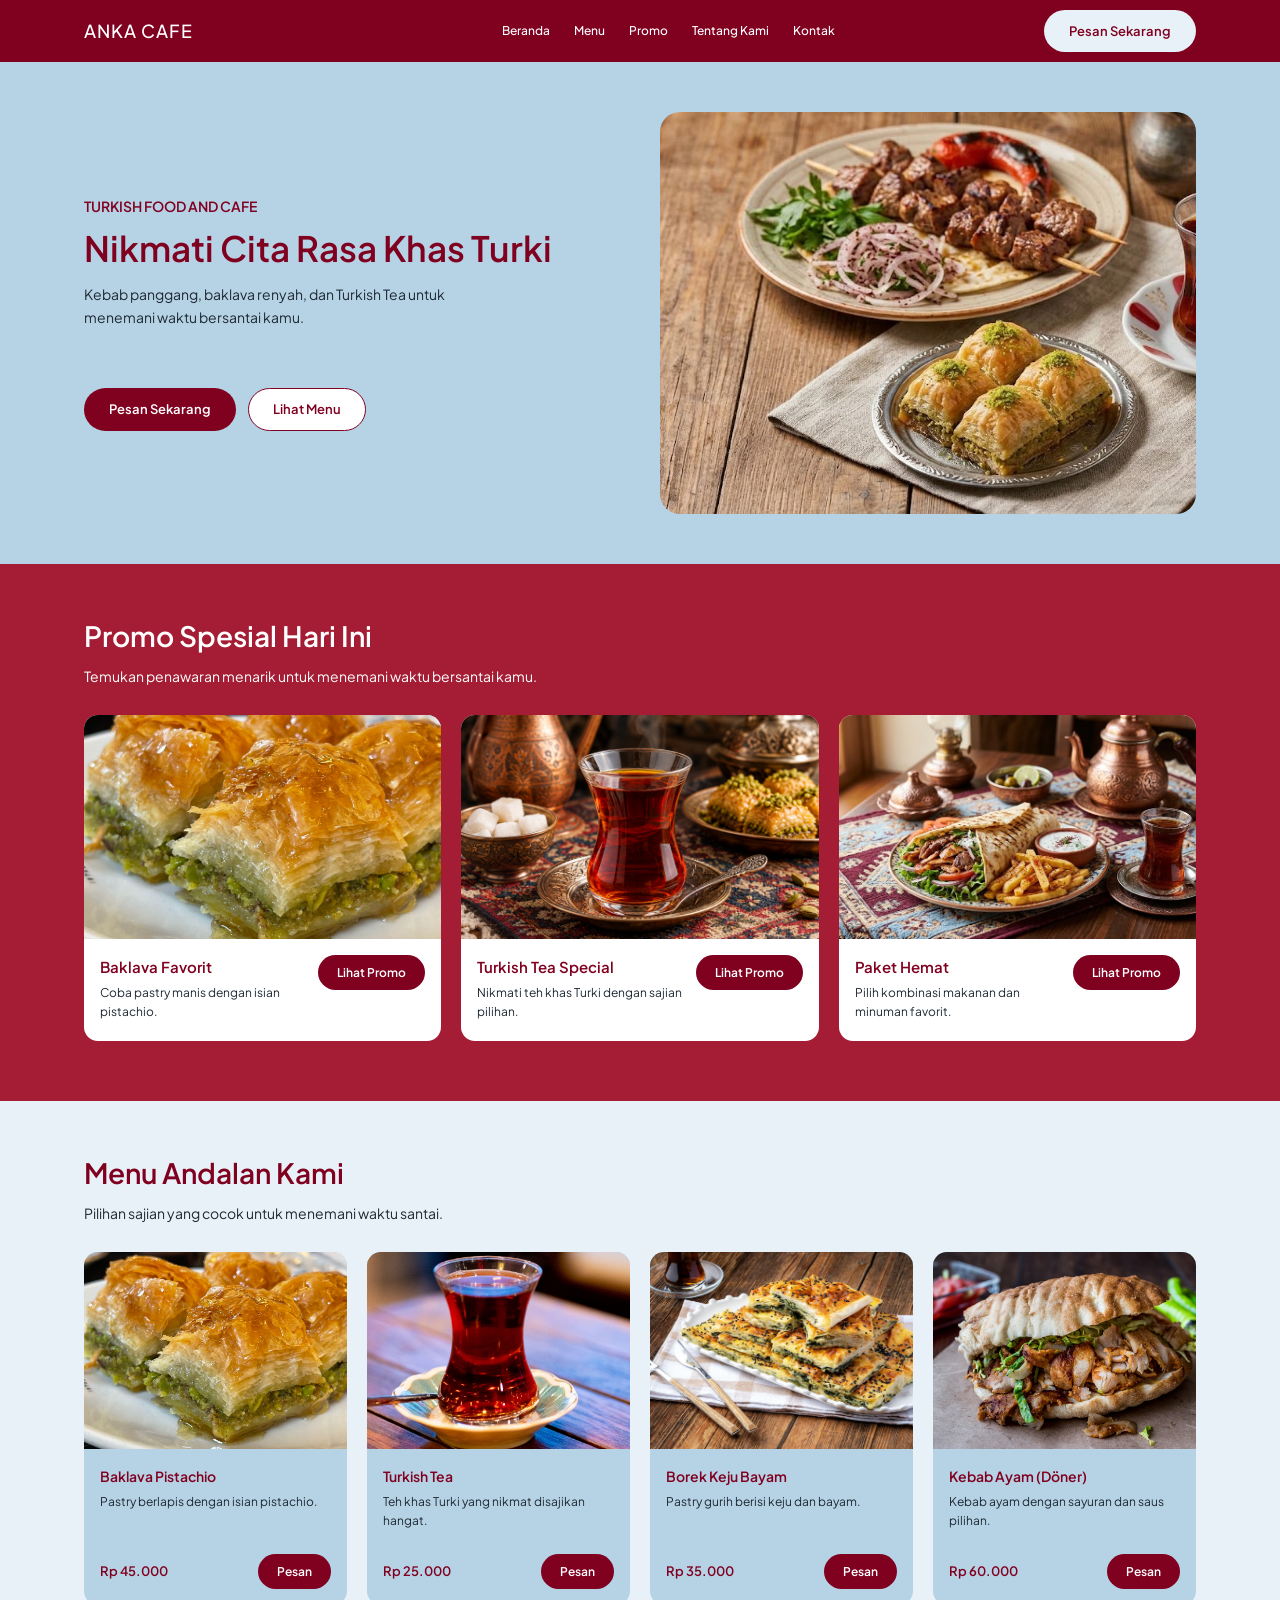
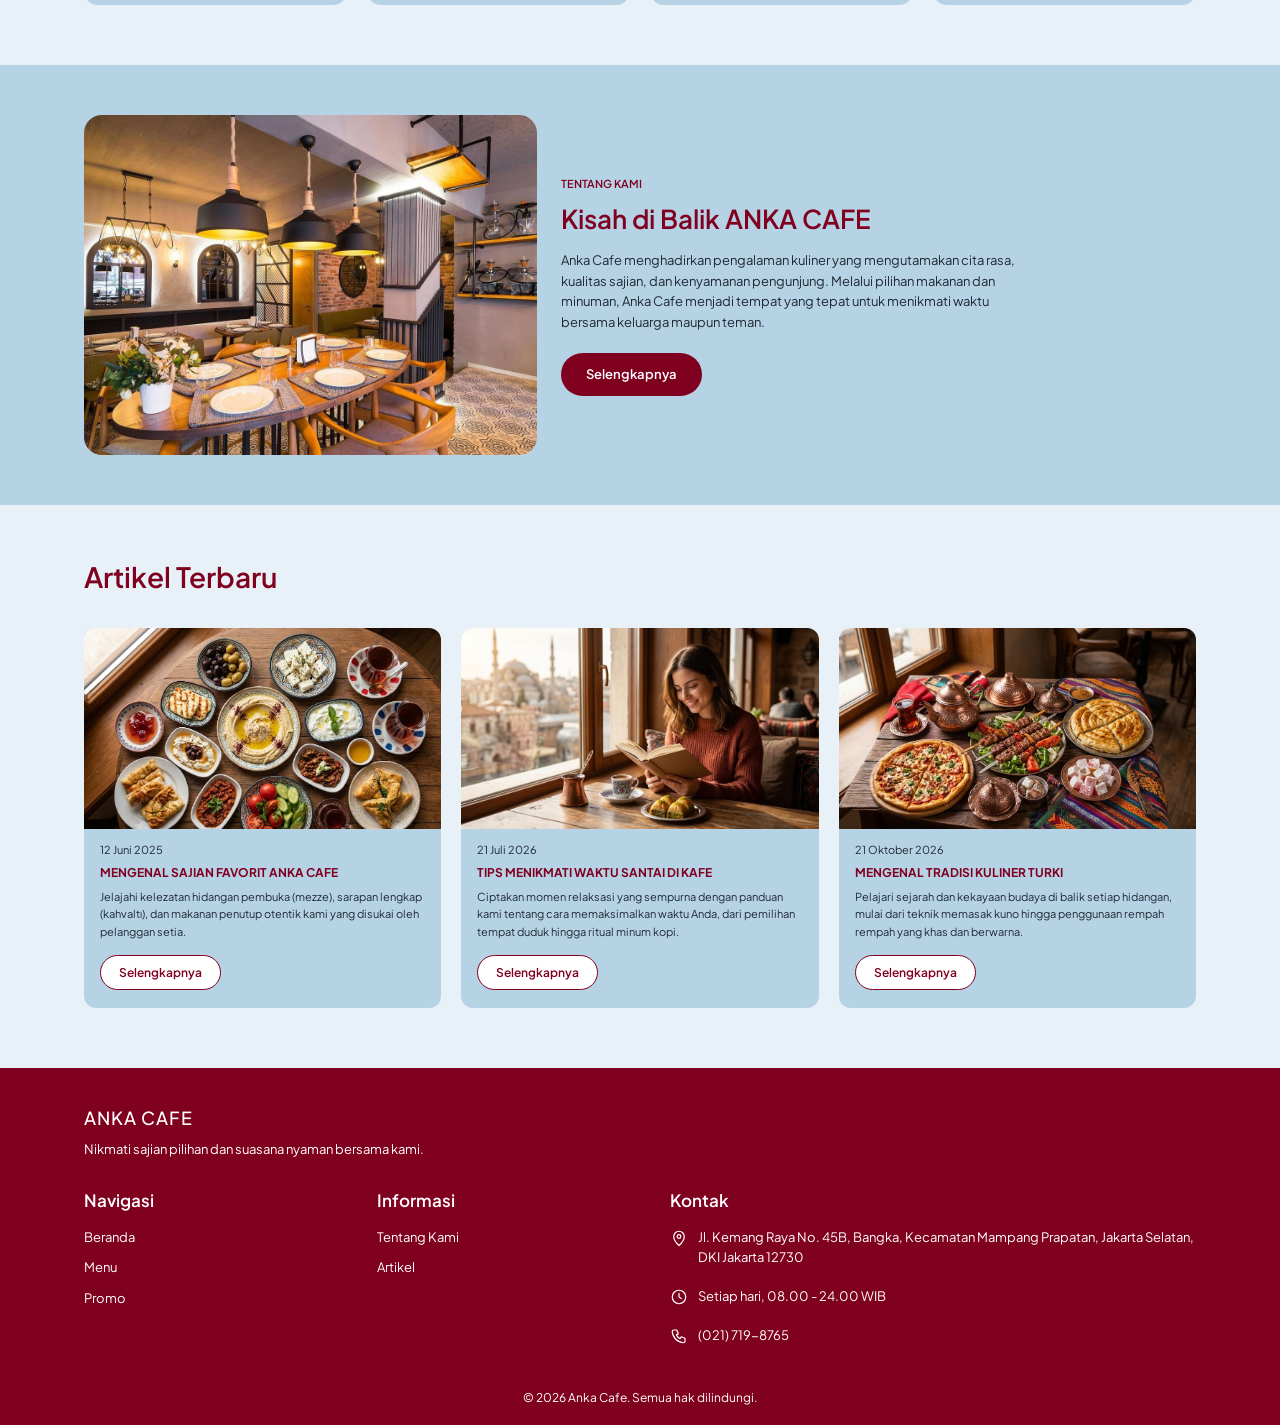
<file: index.html>
<!DOCTYPE html>
<html lang="id">
  <head>
    <meta charset="UTF-8" />
    <meta name="viewport" content="width=device-width, initial-scale=1.0" />
    <title>Anka Cafe | Turkish Food and Cafe</title>
    <link
      href="https://fonts.googleapis.com/css2?family=Plus+Jakarta+Sans:wght@400;500;600;700&display=swap" rel="stylesheet"/>
    <link rel="stylesheet" href="style.css">

  </head>
  <body>
    <!-- ===== HEADER ===== -->
    <header>
      <div class="container header-isi">
        <a href="#beranda" class="logo">ANKA CAFE</a>

        <input type="checkbox" id="cek-menu" />
        <label for="cek-menu" class="hamburger">
          <span></span>
          <span></span>
          <span></span>
        </label>

        <nav>
          <ul class="menu-nav">
            <li><a href="#beranda">Beranda</a></li>
            <li><a href="#menu">Menu</a></li>
            <li><a href="#promo">Promo</a></li>
            <li><a href="#tentang">Tentang Kami</a></li>
            <li><a href="#kontak">Kontak</a></li>
          </ul>
          <a href="#menu" class="btn btn-terang">Pesan Sekarang</a>
        </nav>
      </div>
    </header>

    <!-- ===== HERO ===== -->
    <section class="hero" id="beranda">
      <div class="container hero-isi">
        <div class="hero-teks">
          <p class="label-kecil">Turkish Food and Cafe</p>
          <h1>Nikmati Cita Rasa Khas Turki</h1>
          <p>
            Kebab panggang, baklava renyah, dan Turkish Tea untuk menemani waktu
            bersantai kamu.
          </p>
          <div class="hero-tombol">
            <a href="#menu" class="btn btn-utama">Pesan Sekarang</a>
            <a href="#menu" class="btn btn-outline">Lihat Menu</a>
          </div>
        </div>
        <div class="hero-gambar">
          <img
            src="Foto Hero Anka Cafe.jpg"
            alt="Kebab panggang, baklava, dan Turkish Tea"
          />
        </div>
      </div>
    </section>

    <!-- ===== PROMO ===== -->
    <section class="promo" id="promo">
      <div class="container">
        <h2 class="judul-section">Promo Spesial Hari Ini</h2>
        <p class="sub-section">
          Temukan penawaran menarik untuk menemani waktu bersantai kamu.
        </p>

        <div class="promo-grid">
          <div class="kartu-promo">
            <img src="Baklava Pistachio.jpg" alt="Baklava" />
            <div class="promo-isi">
              <div>
                <h3>Baklava Favorit</h3>
                <p>Coba pastry manis dengan isian pistachio.</p>
              </div>
              <a href="#" class="btn btn-utama btn-kecil">Lihat Promo</a>
            </div>
          </div>

          <div class="kartu-promo">
            <img src="Turkish Tea Special.png" alt="Turkish Tea" />
            <div class="promo-isi">
              <div>
                <h3>Turkish Tea Special</h3>
                <p>Nikmati teh khas Turki dengan sajian pilihan.</p>
              </div>
              <a href="#" class="btn btn-utama btn-kecil">Lihat Promo</a>
            </div>
          </div>

          <div class="kartu-promo">
            <img src="Paket Hemat.jpg" alt="Paket Hemat" />
            <div class="promo-isi">
              <div>
                <h3>Paket Hemat</h3>
                <p>Pilih kombinasi makanan dan minuman favorit.</p>
              </div>
              <a href="#" class="btn btn-utama btn-kecil">Lihat Promo</a>
            </div>
          </div>
        </div>
      </div>
    </section>

    <!-- ===== MENU ANDALAN ===== -->
    <section class="menu" id="menu">
      <div class="container">
        <h2 class="judul-section">Menu Andalan Kami</h2>
        <p class="sub-section">
          Pilihan sajian yang cocok untuk menemani waktu santai.
        </p>

        <div class="menu-grid">
          <div class="kartu-menu">
            <img src="Baklava Pistachio.jpg" alt="Baklava Pistachio" />
            <div class="menu-isi">
              <h3>Baklava Pistachio</h3>
              <p>Pastry berlapis dengan isian pistachio.</p>
              <div class="menu-bawah">
                <span class="harga">Rp 45.000</span>
                <a href="#" class="btn btn-utama btn-kecil">Pesan</a>
              </div>
            </div>
          </div>

          <div class="kartu-menu">
            <img src="Turkish Tea.jpg" alt="Turkish Tea" />
            <div class="menu-isi">
              <h3>Turkish Tea</h3>
              <p>Teh khas Turki yang nikmat disajikan hangat.</p>
              <div class="menu-bawah">
                <span class="harga">Rp 25.000</span>
                <a href="#" class="btn btn-utama btn-kecil">Pesan</a>
              </div>
            </div>
          </div>

          <div class="kartu-menu">
            <img src="Borek Keju Bayam.jpg" alt="Borek Keju Bayam" />
            <div class="menu-isi">
              <h3>Borek Keju Bayam</h3>
              <p>Pastry gurih berisi keju dan bayam.</p>
              <div class="menu-bawah">
                <span class="harga">Rp 35.000</span>
                <a href="#" class="btn btn-utama btn-kecil">Pesan</a>
              </div>
            </div>
          </div>

          <div class="kartu-menu">
            <img src="Kebab Ayam.jpg" alt="Kebab Ayam Doner" />
            <div class="menu-isi">
              <h3>Kebab Ayam (Döner)</h3>
              <p>Kebab ayam dengan sayuran dan saus pilihan.</p>
              <div class="menu-bawah">
                <span class="harga">Rp 60.000</span>
                <a href="#" class="btn btn-utama btn-kecil">Pesan</a>
              </div>
            </div>
          </div>
        </div>
      </div>
    </section>

    <!-- ===== TENTANG KAMI ===== -->
    <section class="tentang" id="tentang">
      <div class="container tentang-isi">
        <div class="tentang-gambar">
          <img src="Anka Cafe.jpg" alt="Suasana Anka Cafe" />
        </div>
        <div class="tentang-teks">
          <p class="label-kecil">Tentang Kami</p>
          <h2>Kisah di Balik ANKA CAFE</h2>
          <p>
            Anka Cafe menghadirkan pengalaman kuliner yang mengutamakan cita
            rasa, kualitas sajian, dan kenyamanan pengunjung. Melalui pilihan
            makanan dan minuman, Anka Cafe menjadi tempat yang tepat untuk
            menikmati waktu bersama keluarga maupun teman.
          </p>
          <a href="#" class="btn btn-utama">Selengkapnya</a>
        </div>
      </div>
    </section>

    <!-- ===== ARTIKEL TERBARU ===== -->
    <section class="artikel" id="artikel">
      <div class="container">
        <h2 class="judul-section">Artikel Terbaru</h2>

        <div class="artikel-grid">
          <div class="kartu-artikel">
            <img src="Artikel 1.jpg" alt="Hidangan mezze" />
            <div class="artikel-isi">
              <time>12 Juni 2025</time>
              <h3>MENGENAL SAJIAN FAVORIT ANKA CAFE</h3>
              <p>
                Jelajahi kelezatan hidangan pembuka (mezze), sarapan lengkap
                (kahvaltı), dan makanan penutup otentik kami yang disukai oleh
                pelanggan setia.
              </p>
              <a href="#" class="btn btn-outline btn-kecil">Selengkapnya</a>
            </div>
          </div>

          <div class="kartu-artikel">
            <img src="Artikel 2.jpg" alt="Membaca buku di kafe" />
            <div class="artikel-isi">
              <time>21 Juli 2026</time>
              <h3>TIPS MENIKMATI WAKTU SANTAI DI KAFE</h3>
              <p>
                Ciptakan momen relaksasi yang sempurna dengan panduan kami
                tentang cara memaksimalkan waktu Anda, dari pemilihan tempat
                duduk hingga ritual minum kopi.
              </p>
              <a href="#" class="btn btn-outline btn-kecil">Selengkapnya</a>
            </div>
          </div>

          <div class="kartu-artikel">
            <img src="Artikel 3.jpg" alt="Hidangan tradisional Turki" />
            <div class="artikel-isi">
              <time>21 Oktober 2026</time>
              <h3>MENGENAL TRADISI KULINER TURKI</h3>
              <p>
                Pelajari sejarah dan kekayaan budaya di balik setiap hidangan,
                mulai dari teknik memasak kuno hingga penggunaan rempah rempah
                yang khas dan berwarna.
              </p>
              <a href="#" class="btn btn-outline btn-kecil">Selengkapnya</a>
            </div>
          </div>
        </div>
      </div>
    </section>

    <!-- ===== FOOTER ===== -->
    <footer id="kontak">
      <div class="container">
        <div class="footer-brand">
          <a href="#beranda" class="logo">ANKA CAFE</a>
          <p>Nikmati sajian pilihan dan suasana nyaman bersama kami.</p>
        </div>

        <div class="footer-grid">
          <div class="footer-kolom">
            <h4>Navigasi</h4>
            <ul>
              <li><a href="#beranda">Beranda</a></li>
              <li><a href="#menu">Menu</a></li>
              <li><a href="#promo">Promo</a></li>
            </ul>
          </div>

          <div class="footer-kolom">
            <h4>Informasi</h4>
            <ul>
              <li><a href="#tentang">Tentang Kami</a></li>
              <li><a href="#artikel">Artikel</a></li>
            </ul>
          </div>

          <div class="footer-kolom kolom-kontak">
            <h4>Kontak</h4>
            <ul class="daftar-kontak">
              <li>
                <svg viewBox="0 0 24 24">
                  <path d="M12 22s7-6.2 7-12a7 7 0 0 0-14 0c0 5.8 7 12 7 12z" />
                  <circle cx="12" cy="10" r="2.5" />
                </svg>
                <span
                  >Jl. Kemang Raya No. 45B, Bangka, Kecamatan Mampang Prapatan,
                  Jakarta Selatan, DKI Jakarta 12730</span
                >
              </li>
              <li>
                <svg viewBox="0 0 24 24">
                  <circle cx="12" cy="12" r="9" />
                  <path d="M12 7v5l3 2" />
                </svg>
                <span>Setiap hari, 08.00 - 24.00 WIB</span>
              </li>
              <li>
                <svg viewBox="0 0 24 24">
                  <path
                    d="M5 4h4l2 5-2.5 1.5a11 11 0 0 0 5 5L15 13l5 2v4a2 2 0 0 1-2 2A16 16 0 0 1 3 6a2 2 0 0 1 2-2z"
                  />
                </svg>
                <a href="tel:+62217198765">(021) 719-8765</a>
              </li>
            </ul>
          </div>
        </div>

        <p class="copyright">&copy; 2026 Anka Cafe. Semua hak dilindungi.</p>
      </div>
    </footer>
  </body>
</html>
</file>
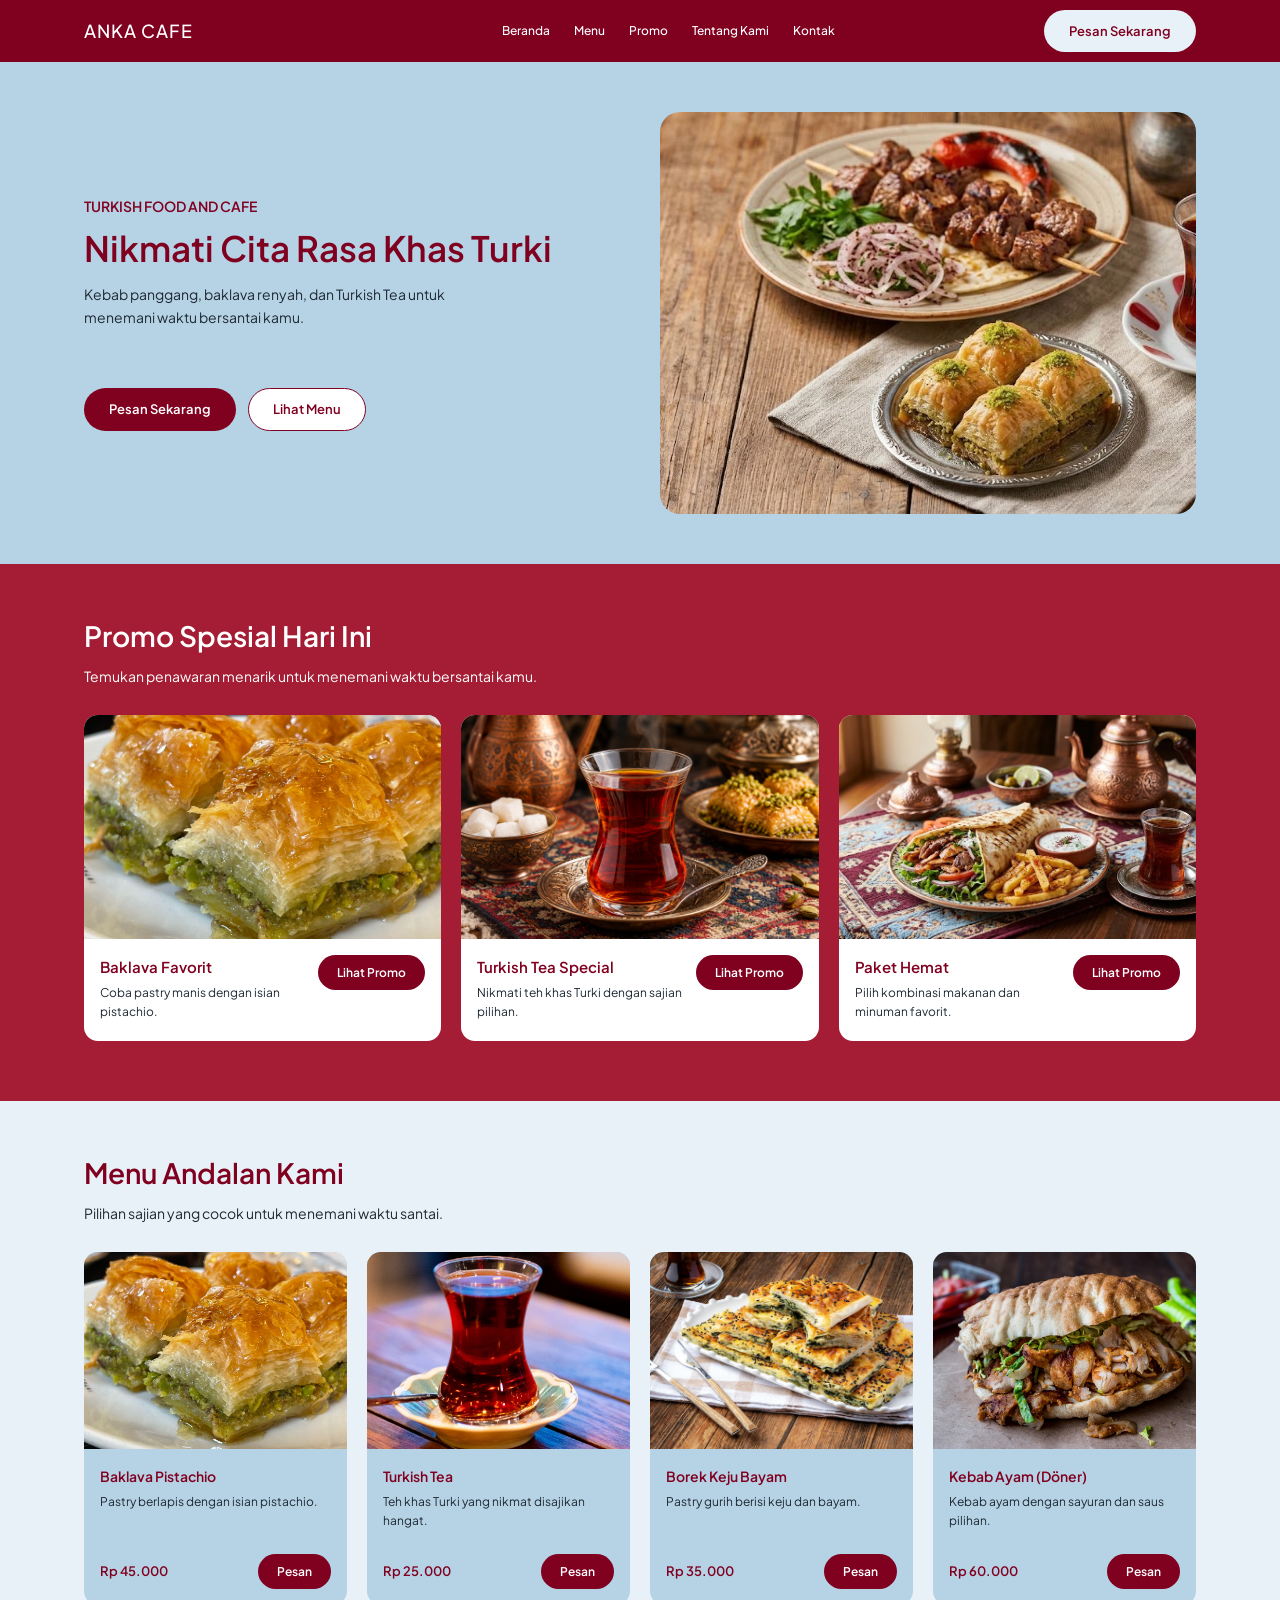
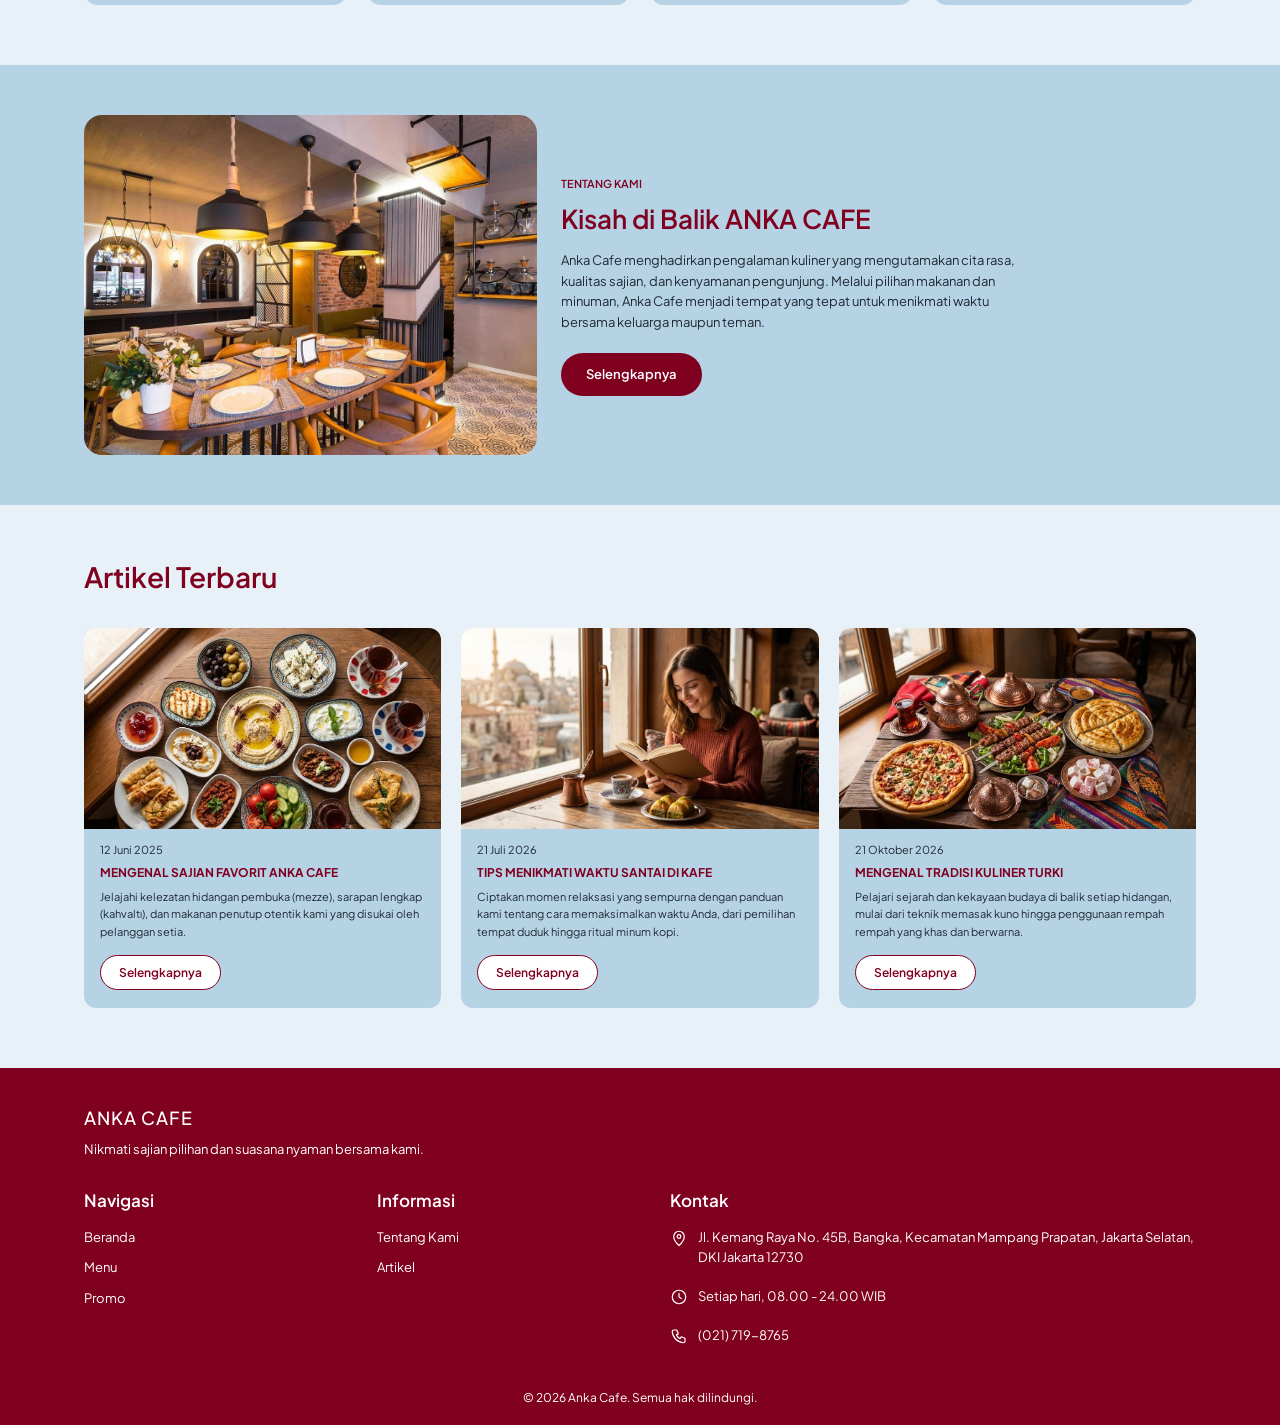
<file: Anka_Cafe.html>
<!DOCTYPE html>
<html lang="id">
<head>
    <meta charset="UTF-8">
    <meta name="viewport" content="width=device-width, initial-scale=1.0">
    <title>Anka Cafe | Turkish Food and Cafe</title>
    <link href="https://fonts.googleapis.com/css2?family=Plus+Jakarta+Sans:wght@400;500;600;700&display=swap" rel="stylesheet">

    <style>
        * {
            margin: 0;
            padding: 0;
            box-sizing: border-box;
        }

        :root {
            --maroon: #800020;
            --maroon-gelap: #6a001a;
            --merah: #a51d34;
            --biru: #b6d3e6;
            --biru-muda: #e8f1f7;
            --putih: #ffffff;
            --teks: #1f2933;
        }

        html {
            scroll-behavior: smooth;
            scroll-padding-top: 70px;
        }

        body {
            font-family: "Plus Jakarta Sans", Arial, sans-serif;
            color: var(--teks);
            line-height: 1.6;
        }

        img {
            display: block;
            max-width: 100%;
            background-color: #d9c9b6;
        }

        ul {
            list-style: none;
        }

        a {
            text-decoration: none;
            color: inherit;
        }

        .container {
            width: 100%;
            max-width: 1160px;
            margin: 0 auto;
            padding: 0 24px;
        }

/* ===== TOMBOL ===== */
        .btn {
            display: inline-block;
            padding: 10px 24px;
            border: 1px solid transparent;
            border-radius: 999px;
            font-family: inherit;
            font-size: 13px;
            font-weight: 600;
            text-align: center;
            cursor: pointer;
            transition: 0.2s;
        }

        .btn-utama {
            background-color: var(--maroon);
            color: var(--putih);
        }

        .btn-utama:hover {
            background-color: var(--maroon-gelap);
        }

        .btn-outline {
            background-color: var(--putih);
            color: var(--maroon);
            border-color: var(--maroon);
        }

        .btn-outline:hover {
            background-color: var(--maroon);
            color: var(--putih);
        }

        .btn-terang {
            background-color: var(--biru-muda);
            color: var(--maroon);
        }

        .btn-kecil {
            padding: 7px 18px;
            font-size: 12px;
        }

        .label-kecil {
            font-size: 11px;
            font-weight: 600;
            text-transform: uppercase;
            color: var(--maroon);
        }

        .judul-section {
            font-size: 28px;
            font-weight: 600;
            color: var(--maroon);
        }

        .sub-section {
            margin-top: 6px;
            font-size: 14px;
        }

/* ===== HEADER ===== */
        header {
            position: sticky;
            top: 0;
            z-index: 100;
            background-color: var(--maroon);
            color: var(--putih);
        }

        .header-isi {
            display: flex;
            align-items: center;
            justify-content: space-between;
            min-height: 62px;
        }

        .logo {
            font-size: 18px;
            font-weight: 500;
            letter-spacing: 1px;
        }

        nav {
            display: flex;
            align-items: center;
            flex: 1;
            justify-content: space-between;
            margin-left: 40px;
        }

        .menu-nav {
            display: flex;
            gap: 24px;
            margin: 0 auto;
            padding-left: 60px;
            font-size: 12px;
            font-weight: 500;
        }

        .menu-nav a:hover {
            text-decoration: underline;
        }

/* tombol hamburger, disembunyikan dulu di desktop */
        #cek-menu {
            display: none;
        }

        .hamburger {
            display: none;
            flex-direction: column;
            gap: 5px;
            padding: 8px;
            cursor: pointer;
        }

        .hamburger span {
            width: 24px;
            height: 2px;
            background-color: var(--putih);
        }

/* ===== HERO ===== */
        .hero {
            background-color: var(--biru);
            padding: 50px 0;
        }

        .hero-isi {
            display: grid;
            grid-template-columns: 1fr 1fr;
            align-items: center;
            gap: 40px;
        }

        .hero-teks h1 {
            margin: 10px 0 14px;
            font-size: 35px;
            font-weight: 600;
            line-height: 1.2;
            color: var(--maroon);
        }

        .hero-teks p {
            max-width: 420px;
            font-size: 14px;
        }

        .hero-tombol {
            display: flex;
            flex-wrap: wrap;
            gap: 12px;
            margin-top: 60px;
        }

        .hero-gambar img {
            width: 100%;
            aspect-ratio: 4 / 3;
            object-fit: cover;
            border-radius: 20px;
        }

/* ===== PROMO ===== */
        .promo {
            background-color: var(--merah);
            padding: 50px 0 60px;
            color: var(--putih);
        }

        .promo .judul-section {
            color: var(--putih);
        }

        .promo-grid {
            display: grid;
            grid-template-columns: repeat(3, 1fr);
            gap: 20px;
            margin-top: 28px;
        }

        .kartu-promo {
            overflow: hidden;
            background-color: var(--putih);
            color: var(--teks);
            border-radius: 14px;
        }

        .kartu-promo img {
            width: 100%;
            aspect-ratio: 16 / 10;
            object-fit: cover;
        }

        .promo-isi {
            display: flex;
            align-items: flex-start;
            justify-content: space-between;
            gap: 12px;
            padding: 16px 16px 20px;
        }

        .promo-isi h3 {
            margin-bottom: 4px;
            font-size: 15px;
            font-weight: 600;
            color: var(--maroon);
        }

        .promo-isi p {
            font-size: 12px;
        }

        .promo-isi .btn {
            flex-shrink: 0;
        }

/* ===== MENU ===== */
        .menu {
            background-color: var(--biru-muda);
            padding: 50px 0 60px;
        }

        .menu-grid {
            display: grid;
            grid-template-columns: repeat(4, 1fr);
            gap: 20px;
            margin-top: 28px;
        }

        .kartu-menu {
            display: flex;
            flex-direction: column;
            overflow: hidden;
            background-color: var(--biru);
            border-radius: 14px;
        }

        .kartu-menu img {
            width: 100%;
            aspect-ratio: 4 / 3;
            object-fit: cover;
        }

        .menu-isi {
            display: flex;
            flex: 1;
            flex-direction: column;
            padding: 16px;
        }

        .menu-isi h3 {
            margin-bottom: 4px;
            font-size: 14px;
            font-weight: 600;
            color: var(--maroon);
        }

        .menu-isi p {
            font-size: 12px;
        }

        .menu-bawah {
            display: flex;
            align-items: center;
            justify-content: space-between;
            gap: 8px;
            margin-top: auto;
            padding-top: 24px;
        }

        .harga {
            font-size: 13px;
            font-weight: 600;
            color: var(--maroon);
        }

/* ===== TENTANG KAMI ===== */
        .tentang {
            background-color: var(--biru);
            padding: 50px 0;
        }

        .tentang-isi {
            display: grid;
            grid-template-columns: 5fr 7fr;
            align-items: center;
            gap: 24px;
        }

        .tentang-gambar img {
            width: 100%;
            aspect-ratio: 4 / 3;
            object-fit: cover;
            border-radius: 18px;
        }

        .tentang-teks {
            max-width: 480px;
        }

        .tentang-teks h2 {
            margin: 6px 0 10px;
            font-size: 26px;
            font-weight: 600;
            color: var(--maroon);
        }

        .tentang-teks p {
            margin-bottom: 20px;
            font-size: 13px;
        }

        .tentang-teks .label-kecil {
            margin-bottom: 0;
            font-size: 11px;
        }

/* ===== ARTIKEL ===== */
        .artikel {
            background-color: var(--biru-muda);
            padding: 50px 0 60px;
        }

        .artikel-grid {
            display: grid;
            grid-template-columns: repeat(3, 1fr);
            gap: 20px;
            margin-top: 28px;
        }

        .kartu-artikel {
            display: flex;
            flex-direction: column;
            overflow: hidden;
            background-color: var(--biru);
            border-radius: 12px;
        }

        .kartu-artikel img {
            width: 100%;
            aspect-ratio: 16 / 9;
            object-fit: cover;
        }

        .artikel-isi {
            display: flex;
            flex: 1;
            flex-direction: column;
            align-items: flex-start;
            padding: 12px 16px 18px;
        }

        .artikel-isi time {
            font-size: 11px;
        }

        .artikel-isi h3 {
            margin: 4px 0 6px;
            font-size: 12px;
            font-weight: 700;
            color: var(--maroon);
        }

        .artikel-isi p {
            margin-bottom: 14px;
            font-size: 11px;
        }

        .artikel-isi .btn {
            margin-top: auto;
        }

/* ===== FOOTER ===== */
        footer {
            padding: 36px 0 18px;
            background-color: var(--maroon);
            color: var(--putih);
        }

        .footer-brand p {
            margin-top: 6px;
            font-size: 13px;
        }

        .footer-grid {
            display: grid;
            grid-template-columns: 1fr 1fr 2fr;
            gap: 30px;
            margin-top: 28px;
        }

        footer h4 {
            margin-bottom: 12px;
            font-size: 17px;
            font-weight: 600;
        }

        .footer-kolom li {
            margin-bottom: 10px;
            font-size: 13px;
        }

        .footer-kolom a:hover {
            text-decoration: underline;
        }

        .daftar-kontak li {
            display: flex;
            align-items: flex-start;
            gap: 10px;
            margin-bottom: 18px;
        }

        .daftar-kontak svg {
            flex-shrink: 0;
            width: 18px;
            height: 18px;
            margin-top: 2px;
            fill: none;
            stroke: var(--putih);
            stroke-width: 1.6;
            stroke-linecap: round;
            stroke-linejoin: round;
        }

        .copyright {
            margin-top: 24px;
            font-size: 12px;
            text-align: center;
        }

/* ===== RESPONSIF TABLET (maks 992px) ===== */
        @media (max-width: 992px) {
            .menu-grid,
            .promo-grid,
            .artikel-grid {
                grid-template-columns: repeat(2, 1fr);
            }

            .menu-nav {
                gap: 16px;
                padding-left: 20px;
            }

            .footer-grid {
                grid-template-columns: 1fr 1fr;
            }

            .kolom-kontak {
                grid-column: 1 / -1;
            }
        }

/* ===== RESPONSIF TABLET KECIL (maks 768px) ===== */
        @media (max-width: 768px) {
            .hamburger {
                display: flex;
            }

            nav {
                position: absolute;
                top: 100%;
                left: 0;
                right: 0;
                display: none;
                flex-direction: column;
                align-items: stretch;
                gap: 16px;
                margin: 0;
                padding: 16px 24px 24px;
                background-color: var(--maroon);
                border-top: 1px solid rgba(255, 255, 255, 0.2);
            }

/* kalau checkbox dicentang, menu muncul */
            #cek-menu:checked ~ nav {
                display: flex;
            }

            .menu-nav {
                flex-direction: column;
                gap: 14px;
                margin: 0;
                padding: 0;
                font-size: 14px;
            }

            nav .btn {
                align-self: flex-start;
            }

            .hero {
                padding: 36px 0;
            }

            .hero-isi,
            .tentang-isi {
                grid-template-columns: 1fr;
            }

            .hero-teks h1 {
                font-size: 30px;
            }

            .hero-teks p {
                max-width: none;
            }

            .hero-tombol {
                margin-top: 28px;
            }

            .tentang-teks {
                max-width: none;
            }

            .judul-section {
                font-size: 24px;
            }
        }

/* ===== RESPONSIF HP (maks 480px) ===== */
        @media (max-width: 480px) {
            .container {
                padding: 0 16px;
            }

            .menu-grid,
            .promo-grid,
            .artikel-grid,
            .footer-grid {
                grid-template-columns: 1fr;
            }

            .kolom-kontak {
                grid-column: auto;
            }

            .promo-isi {
                flex-direction: column;
            }

            .hero-teks h1 {
                font-size: 26px;
            }

            .hero-tombol .btn {
                flex: 1;
            }
        }
    </style>
</head>
<body>

<!-- ===== HEADER ===== -->
    <header>
        <div class="container header-isi">
            <a href="#beranda" class="logo">ANKA CAFE</a>

            <input type="checkbox" id="cek-menu">
            <label for="cek-menu" class="hamburger">
                <span></span>
                <span></span>
                <span></span>
            </label>

            <nav>
                <ul class="menu-nav">
                    <li><a href="#beranda">Beranda</a></li>
                    <li><a href="#menu">Menu</a></li>
                    <li><a href="#promo">Promo</a></li>
                    <li><a href="#tentang">Tentang Kami</a></li>
                    <li><a href="#kontak">Kontak</a></li>
                </ul>
                <a href="#menu" class="btn btn-terang">Pesan Sekarang</a>
            </nav>
        </div>
    </header>

<!-- ===== HERO ===== -->
    <section class="hero" id="beranda">
        <div class="container hero-isi">
            <div class="hero-teks">
                <p class="label-kecil">Turkish Food and Cafe</p>
                <h1>Nikmati Cita Rasa Khas Turki</h1>
                <p>Kebab panggang, baklava renyah, dan Turkish Tea untuk menemani waktu bersantai kamu.</p>
                <div class="hero-tombol">
                    <a href="#menu" class="btn btn-utama">Pesan Sekarang</a>
                    <a href="#menu" class="btn btn-outline">Lihat Menu</a>
                </div>
            </div>
            <div class="hero-gambar">
                <img src="Foto Hero Anka Cafe.jpg" alt="Kebab panggang, baklava, dan Turkish Tea">
            </div>
        </div>
    </section>

<!-- ===== PROMO ===== -->
    <section class="promo" id="promo">
        <div class="container">
            <h2 class="judul-section">Promo Spesial Hari Ini</h2>
            <p class="sub-section">Temukan penawaran menarik untuk menemani waktu bersantai kamu.</p>

            <div class="promo-grid">
                <div class="kartu-promo">
                    <img src="Baklava Pistachio.jpg" alt="Baklava">
                    <div class="promo-isi">
                        <div>
                            <h3>Baklava Favorit</h3>
                            <p>Coba pastry manis dengan isian pistachio.</p>
                        </div>
                        <a href="#" class="btn btn-utama btn-kecil">Lihat Promo</a>
                    </div>
                </div>

                <div class="kartu-promo">
                    <img src="Turkish Tea Special.png" alt="Turkish Tea">
                    <div class="promo-isi">
                        <div>
                            <h3>Turkish Tea Special</h3>
                            <p>Nikmati teh khas Turki dengan sajian pilihan.</p>
                        </div>
                        <a href="#" class="btn btn-utama btn-kecil">Lihat Promo</a>
                    </div>
                </div>

                <div class="kartu-promo">
                    <img src="Paket Hemat.jpg" alt="Paket Hemat">
                    <div class="promo-isi">
                        <div>
                            <h3>Paket Hemat</h3>
                            <p>Pilih kombinasi makanan dan minuman favorit.</p>
                        </div>
                        <a href="#" class="btn btn-utama btn-kecil">Lihat Promo</a>
                    </div>
                </div>
            </div>
        </div>
    </section>

<!-- ===== MENU ANDALAN ===== -->
    <section class="menu" id="menu">
        <div class="container">
            <h2 class="judul-section">Menu Andalan Kami</h2>
            <p class="sub-section">Pilihan sajian yang cocok untuk menemani waktu santai.</p>

            <div class="menu-grid">
                <div class="kartu-menu">
                    <img src="Baklava Pistachio.jpg" alt="Baklava Pistachio">
                    <div class="menu-isi">
                        <h3>Baklava Pistachio</h3>
                        <p>Pastry berlapis dengan isian pistachio.</p>
                        <div class="menu-bawah">
                            <span class="harga">Rp 45.000</span>
                            <a href="#" class="btn btn-utama btn-kecil">Pesan</a>
                        </div>
                    </div>
                </div>

                <div class="kartu-menu">
                    <img src="Turkish Tea.jpg" alt="Turkish Tea">
                    <div class="menu-isi">
                        <h3>Turkish Tea</h3>
                        <p>Teh khas Turki yang nikmat disajikan hangat.</p>
                        <div class="menu-bawah">
                            <span class="harga">Rp 25.000</span>
                            <a href="#" class="btn btn-utama btn-kecil">Pesan</a>
                        </div>
                    </div>
                </div>

                <div class="kartu-menu">
                    <img src="Borek Keju Bayam.jpg" alt="Borek Keju Bayam">
                    <div class="menu-isi">
                        <h3>Borek Keju Bayam</h3>
                        <p>Pastry gurih berisi keju dan bayam.</p>
                        <div class="menu-bawah">
                            <span class="harga">Rp 35.000</span>
                            <a href="#" class="btn btn-utama btn-kecil">Pesan</a>
                        </div>
                    </div>
                </div>

                <div class="kartu-menu">
                    <img src="Kebab Ayam.jpg" alt="Kebab Ayam Doner">
                    <div class="menu-isi">
                        <h3>Kebab Ayam (Döner)</h3>
                        <p>Kebab ayam dengan sayuran dan saus pilihan.</p>
                        <div class="menu-bawah">
                            <span class="harga">Rp 60.000</span>
                            <a href="#" class="btn btn-utama btn-kecil">Pesan</a>
                        </div>
                    </div>
                </div>
            </div>
        </div>
    </section>

<!-- ===== TENTANG KAMI ===== -->
    <section class="tentang" id="tentang">
        <div class="container tentang-isi">
            <div class="tentang-gambar">
                <img src="Anka Cafe.jpg" alt="Suasana Anka Cafe">
            </div>
            <div class="tentang-teks">
                <p class="label-kecil">Tentang Kami</p>
                <h2>Kisah di Balik ANKA CAFE</h2>
                <p>Anka Cafe menghadirkan pengalaman kuliner yang mengutamakan cita rasa, kualitas sajian, dan kenyamanan pengunjung. Melalui pilihan makanan dan minuman, Anka Cafe menjadi tempat yang tepat untuk menikmati waktu bersama keluarga maupun teman.</p>
                <a href="#" class="btn btn-utama">Selengkapnya</a>
            </div>
        </div>
    </section>

<!-- ===== ARTIKEL TERBARU ===== -->
    <section class="artikel" id="artikel">
        <div class="container">
            <h2 class="judul-section">Artikel Terbaru</h2>

            <div class="artikel-grid">
                <div class="kartu-artikel">
                    <img src="Artikel 1.jpg" alt="Hidangan mezze">
                    <div class="artikel-isi">
                        <time>12 Juni 2025</time>
                        <h3>MENGENAL SAJIAN FAVORIT ANKA CAFE</h3>
                        <p>Jelajahi kelezatan hidangan pembuka (mezze), sarapan lengkap (kahvaltı), dan makanan penutup otentik kami yang disukai oleh pelanggan setia.</p>
                        <a href="#" class="btn btn-outline btn-kecil">Selengkapnya</a>
                    </div>
                </div>

                <div class="kartu-artikel">
                    <img src="Artikel 2.jpg" alt="Membaca buku di kafe">
                    <div class="artikel-isi">
                        <time>21 Juli 2026</time>
                        <h3>TIPS MENIKMATI WAKTU SANTAI DI KAFE</h3>
                        <p>Ciptakan momen relaksasi yang sempurna dengan panduan kami tentang cara memaksimalkan waktu Anda, dari pemilihan tempat duduk hingga ritual minum kopi.</p>
                        <a href="#" class="btn btn-outline btn-kecil">Selengkapnya</a>
                    </div>
                </div>

                <div class="kartu-artikel">
                    <img src="Artikel 3.jpg" alt="Hidangan tradisional Turki">
                    <div class="artikel-isi">
                        <time>21 Oktober 2026</time>
                        <h3>MENGENAL TRADISI KULINER TURKI</h3>
                        <p>Pelajari sejarah dan kekayaan budaya di balik setiap hidangan, mulai dari teknik memasak kuno hingga penggunaan rempah rempah yang khas dan berwarna.</p>
                        <a href="#" class="btn btn-outline btn-kecil">Selengkapnya</a>
                    </div>
                </div>
            </div>
        </div>
    </section>

<!-- ===== FOOTER ===== -->
    <footer id="kontak">
        <div class="container">
            <div class="footer-brand">
                <a href="#beranda" class="logo">ANKA CAFE</a>
                <p>Nikmati sajian pilihan dan suasana nyaman bersama kami.</p>
            </div>

            <div class="footer-grid">
                <div class="footer-kolom">
                    <h4>Navigasi</h4>
                    <ul>
                        <li><a href="#beranda">Beranda</a></li>
                        <li><a href="#menu">Menu</a></li>
                        <li><a href="#promo">Promo</a></li>
                    </ul>
                </div>

                <div class="footer-kolom">
                    <h4>Informasi</h4>
                    <ul>
                        <li><a href="#tentang">Tentang Kami</a></li>
                        <li><a href="#artikel">Artikel</a></li>
                    </ul>
                </div>

                <div class="footer-kolom kolom-kontak">
                    <h4>Kontak</h4>
                    <ul class="daftar-kontak">
                        <li>
                            <svg viewBox="0 0 24 24"><path d="M12 22s7-6.2 7-12a7 7 0 0 0-14 0c0 5.8 7 12 7 12z"/><circle cx="12" cy="10" r="2.5"/></svg>
                            <span>Jl. Kemang Raya No. 45B, Bangka, Kecamatan Mampang Prapatan, Jakarta Selatan, DKI Jakarta 12730</span>
                        </li>
                        <li>
                            <svg viewBox="0 0 24 24"><circle cx="12" cy="12" r="9"/><path d="M12 7v5l3 2"/></svg>
                            <span>Setiap hari, 08.00 - 24.00 WIB</span>
                        </li>
                        <li>
                            <svg viewBox="0 0 24 24"><path d="M5 4h4l2 5-2.5 1.5a11 11 0 0 0 5 5L15 13l5 2v4a2 2 0 0 1-2 2A16 16 0 0 1 3 6a2 2 0 0 1 2-2z"/></svg>
                            <a href="tel:+62217198765">(021) 719-8765</a>
                        </li>
                    </ul>
                </div>
            </div>

            <p class="copyright">&copy; 2026 Anka Cafe. Semua hak dilindungi.</p>
        </div>
    </footer>

</body>
</html>
</file>
<file: style.css>
/* ===== PENGATURAN DASAR ===== */
* {
    margin: 0;
    padding: 0;
    box-sizing: border-box;
}

:root {
    --maroon: #800020;
    --maroon-gelap: #6a001a;
    --merah: #a51d34;
    --biru: #b6d3e6;
    --biru-muda: #e8f1f7;
    --putih: #ffffff;
    --teks: #1f2933;
}

html {
    scroll-behavior: smooth;
    scroll-padding-top: 70px;
}

body {
    font-family: "Plus Jakarta Sans", Arial, sans-serif;
    color: var(--teks);
    line-height: 1.6;
}

img {
    display: block;
    max-width: 100%;
    background-color: #d9c9b6;
}

ul {
    list-style: none;
}

a {
    text-decoration: none;
    color: inherit;
}

.container {
    width: 100%;
    max-width: 1160px;
    margin: 0 auto;
    padding: 0 24px;
}

/* ===== TOMBOL ===== */
.btn {
    display: inline-block;
    padding: 10px 24px;
    border: 1px solid transparent;
    border-radius: 999px;
    font-family: inherit;
    font-size: 13px;
    font-weight: 600;
    text-align: center;
    cursor: pointer;
    transition: 0.2s;
}

.btn-utama {
    background-color: var(--maroon);
    color: var(--putih);
}

.btn-utama:hover {
    background-color: var(--maroon-gelap);
}

.btn-outline {
    background-color: var(--putih);
    color: var(--maroon);
    border-color: var(--maroon);
}

.btn-outline:hover {
    background-color: var(--maroon);
    color: var(--putih);
}

.btn-terang {
    background-color: var(--biru-muda);
    color: var(--maroon);
}

.btn-kecil {
    padding: 7px 18px;
    font-size: 12px;
}

.label-kecil {
    font-size: 11px;
    font-weight: 600;
    text-transform: uppercase;
    color: var(--maroon);
}

.judul-section {
    font-size: 28px;
    font-weight: 600;
    color: var(--maroon);
}

.sub-section {
    margin-top: 6px;
    font-size: 14px;
}

/* ===== HEADER ===== */
header {
    position: sticky;
    top: 0;
    z-index: 100;
    background-color: var(--maroon);
    color: var(--putih);
}

.header-isi {
    display: flex;
    align-items: center;
    justify-content: space-between;
    min-height: 62px;
}

.logo {
    font-size: 18px;
    font-weight: 500;
    letter-spacing: 1px;
}

nav {
    display: flex;
    align-items: center;
    flex: 1;
    justify-content: space-between;
    margin-left: 40px;
}

.menu-nav {
    display: flex;
    gap: 24px;
    margin: 0 auto;
    padding-left: 60px;
    font-size: 12px;
    font-weight: 500;
}

.menu-nav a:hover {
    text-decoration: underline;
}

/* tombol hamburger, disembunyikan dulu di desktop */
#cek-menu {
    display: none;
}

.hamburger {
    display: none;
    flex-direction: column;
    gap: 5px;
    padding: 8px;
    cursor: pointer;
}

.hamburger span {
    width: 24px;
    height: 2px;
    background-color: var(--putih);
}

/* ===== HERO ===== */
.hero {
    background-color: var(--biru);
    padding: 50px 0;
}

.hero-isi {
    display: grid;
    grid-template-columns: 1fr 1fr;
    align-items: center;
    gap: 40px;
}

.hero-teks h1 {
    margin: 10px 0 14px;
    font-size: 35px;
    font-weight: 600;
    line-height: 1.2;
    color: var(--maroon);
}

.hero-teks p {
    max-width: 420px;
    font-size: 14px;
}

.hero-tombol {
    display: flex;
    flex-wrap: wrap;
    gap: 12px;
    margin-top: 60px;
}

.hero-gambar img {
    width: 100%;
    aspect-ratio: 4 / 3;
    object-fit: cover;
    border-radius: 20px;
}

/* ===== PROMO ===== */
.promo {
    background-color: var(--merah);
    padding: 50px 0 60px;
    color: var(--putih);
}

.promo .judul-section {
    color: var(--putih);
}

.promo-grid {
    display: grid;
    grid-template-columns: repeat(3, 1fr);
    gap: 20px;
    margin-top: 28px;
}

.kartu-promo {
    overflow: hidden;
    background-color: var(--putih);
    color: var(--teks);
    border-radius: 14px;
}

.kartu-promo img {
    width: 100%;
    aspect-ratio: 16 / 10;
    object-fit: cover;
}

.promo-isi {
    display: flex;
    align-items: flex-start;
    justify-content: space-between;
    gap: 12px;
    padding: 16px 16px 20px;
}

.promo-isi h3 {
    margin-bottom: 4px;
    font-size: 15px;
    font-weight: 600;
    color: var(--maroon);
}

.promo-isi p {
    font-size: 12px;
}

.promo-isi .btn {
    flex-shrink: 0;
}

/* ===== MENU ===== */
.menu {
    background-color: var(--biru-muda);
    padding: 50px 0 60px;
}

.menu-grid {
    display: flex;
    flex-wrap: wrap;
    gap: 20px;
    margin-top: 28px;
}

.kartu-menu {
    display: flex;
    flex: 1 1 calc(25% - 15px);
    flex-direction: column;
    min-width: 220px;
    overflow: hidden;
    background-color: var(--biru);
    border-radius: 14px;
}

.kartu-menu img {
    width: 100%;
    aspect-ratio: 4 / 3;
    object-fit: cover;
}

.menu-isi {
    display: flex;
    flex: 1;
    flex-direction: column;
    padding: 16px;
}

.menu-isi h3 {
    margin-bottom: 4px;
    font-size: 14px;
    font-weight: 600;
    color: var(--maroon);
}

.menu-isi p {
    font-size: 12px;
}

.menu-bawah {
    display: flex;
    align-items: center;
    justify-content: space-between;
    gap: 8px;
    margin-top: auto;
    padding-top: 24px;
}

.harga {
    font-size: 13px;
    font-weight: 600;
    color: var(--maroon);
}

/* ===== TENTANG KAMI ===== */
.tentang {
    background-color: var(--biru);
    padding: 50px 0;
}

.tentang-isi {
    display: grid;
    grid-template-columns: 5fr 7fr;
    align-items: center;
    gap: 24px;
}

.tentang-gambar img {
    width: 100%;
    aspect-ratio: 4 / 3;
    object-fit: cover;
    border-radius: 18px;
}

.tentang-teks {
    max-width: 480px;
}

.tentang-teks h2 {
    margin: 6px 0 10px;
    font-size: 26px;
    font-weight: 600;
    color: var(--maroon);
}

.tentang-teks p {
    margin-bottom: 20px;
    font-size: 13px;
}

.tentang-teks .label-kecil {
    margin-bottom: 0;
    font-size: 11px;
}

/* ===== ARTIKEL ===== */
.artikel {
    background-color: var(--biru-muda);
    padding: 50px 0 60px;
}

.artikel-grid {
    display: grid;
    grid-template-columns: repeat(3, 1fr);
    gap: 20px;
    margin-top: 28px;
}

.kartu-artikel {
    display: flex;
    flex-direction: column;
    overflow: hidden;
    background-color: var(--biru);
    border-radius: 12px;
}

.kartu-artikel img {
    width: 100%;
    aspect-ratio: 16 / 9;
    object-fit: cover;
}

.artikel-isi {
    display: flex;
    flex: 1;
    flex-direction: column;
    align-items: flex-start;
    padding: 12px 16px 18px;
}

.artikel-isi time {
    font-size: 11px;
}

.artikel-isi h3 {
    margin: 4px 0 6px;
    font-size: 12px;
    font-weight: 700;
    color: var(--maroon);
}

.artikel-isi p {
    margin-bottom: 14px;
    font-size: 11px;
}

.artikel-isi .btn {
    margin-top: auto;
}

/* ===== FOOTER ===== */
footer {
    padding: 36px 0 18px;
    background-color: var(--maroon);
    color: var(--putih);
}

.footer-brand p {
    margin-top: 6px;
    font-size: 13px;
}

.footer-grid {
    display: grid;
    grid-template-columns: 1fr 1fr 2fr;
    gap: 30px;
    margin-top: 28px;
}

footer h4 {
    margin-bottom: 12px;
    font-size: 17px;
    font-weight: 600;
}

.footer-kolom li {
    margin-bottom: 10px;
    font-size: 13px;
}

.footer-kolom a:hover {
    text-decoration: underline;
}

.daftar-kontak li {
    display: flex;
    align-items: flex-start;
    gap: 10px;
    margin-bottom: 18px;
}

.daftar-kontak svg {
    flex-shrink: 0;
    width: 18px;
    height: 18px;
    margin-top: 2px;
    fill: none;
    stroke: var(--putih);
    stroke-width: 1.6;
    stroke-linecap: round;
    stroke-linejoin: round;
}

.copyright {
    margin-top: 24px;
    font-size: 12px;
    text-align: center;
}

/* ===== RESPONSIF TABLET (maks 992px) ===== */
@media (max-width: 992px) {

    .promo-grid,
    .artikel-grid {
        grid-template-columns: repeat(2, 1fr);
    }

    .kartu-menu {
        flex-basis: calc(50% - 10px);
    }

    .menu-nav {
        gap: 16px;
        padding-left: 20px;
    }

    .footer-grid {
        grid-template-columns: 1fr 1fr;
    }

    .kolom-kontak {
        grid-column: 1 / -1;
    }
}

/* ===== RESPONSIF TABLET KECIL (maks 768px) ===== */
@media (max-width: 768px) {

    .hamburger {
        display: flex;
    }

    nav {
        position: absolute;
        top: 100%;
        left: 0;
        right: 0;
        display: none;
        flex-direction: column;
        align-items: stretch;
        gap: 16px;
        margin: 0;
        padding: 16px 24px 24px;
        background-color: var(--maroon);
        border-top: 1px solid rgba(255, 255, 255, 0.2);
    }

    /* kalau checkbox dicentang, menu muncul */
    #cek-menu:checked ~ nav {
        display: flex;
    }

    .menu-nav {
        flex-direction: column;
        gap: 14px;
        margin: 0;
        padding: 0;
        font-size: 14px;
    }

    nav .btn {
        align-self: flex-start;
    }

    .hero {
        padding: 36px 0;
    }

    .hero-isi,
    .tentang-isi {
        grid-template-columns: 1fr;
    }

    .hero-teks h1 {
        font-size: 30px;
    }

    .hero-teks p {
        max-width: none;
    }

    .hero-tombol {
        margin-top: 28px;
    }

    .tentang-teks {
        max-width: none;
    }

    .judul-section {
        font-size: 24px;
    }
}

/* ===== RESPONSIF HP (maks 480px) ===== */
@media (max-width: 480px) {

    .container {
        padding: 0 16px;
    }

    .promo-grid,
    .artikel-grid,
    .footer-grid {
        grid-template-columns: 1fr;
    }

    .kartu-menu {
        flex-basis: 100%;
    }

    .kolom-kontak {
        grid-column: auto;
    }

    .promo-isi {
        flex-direction: column;
    }

    .hero-teks h1 {
        font-size: 26px;
    }

    .hero-tombol .btn {
        flex: 1;
    }
}
</file>
